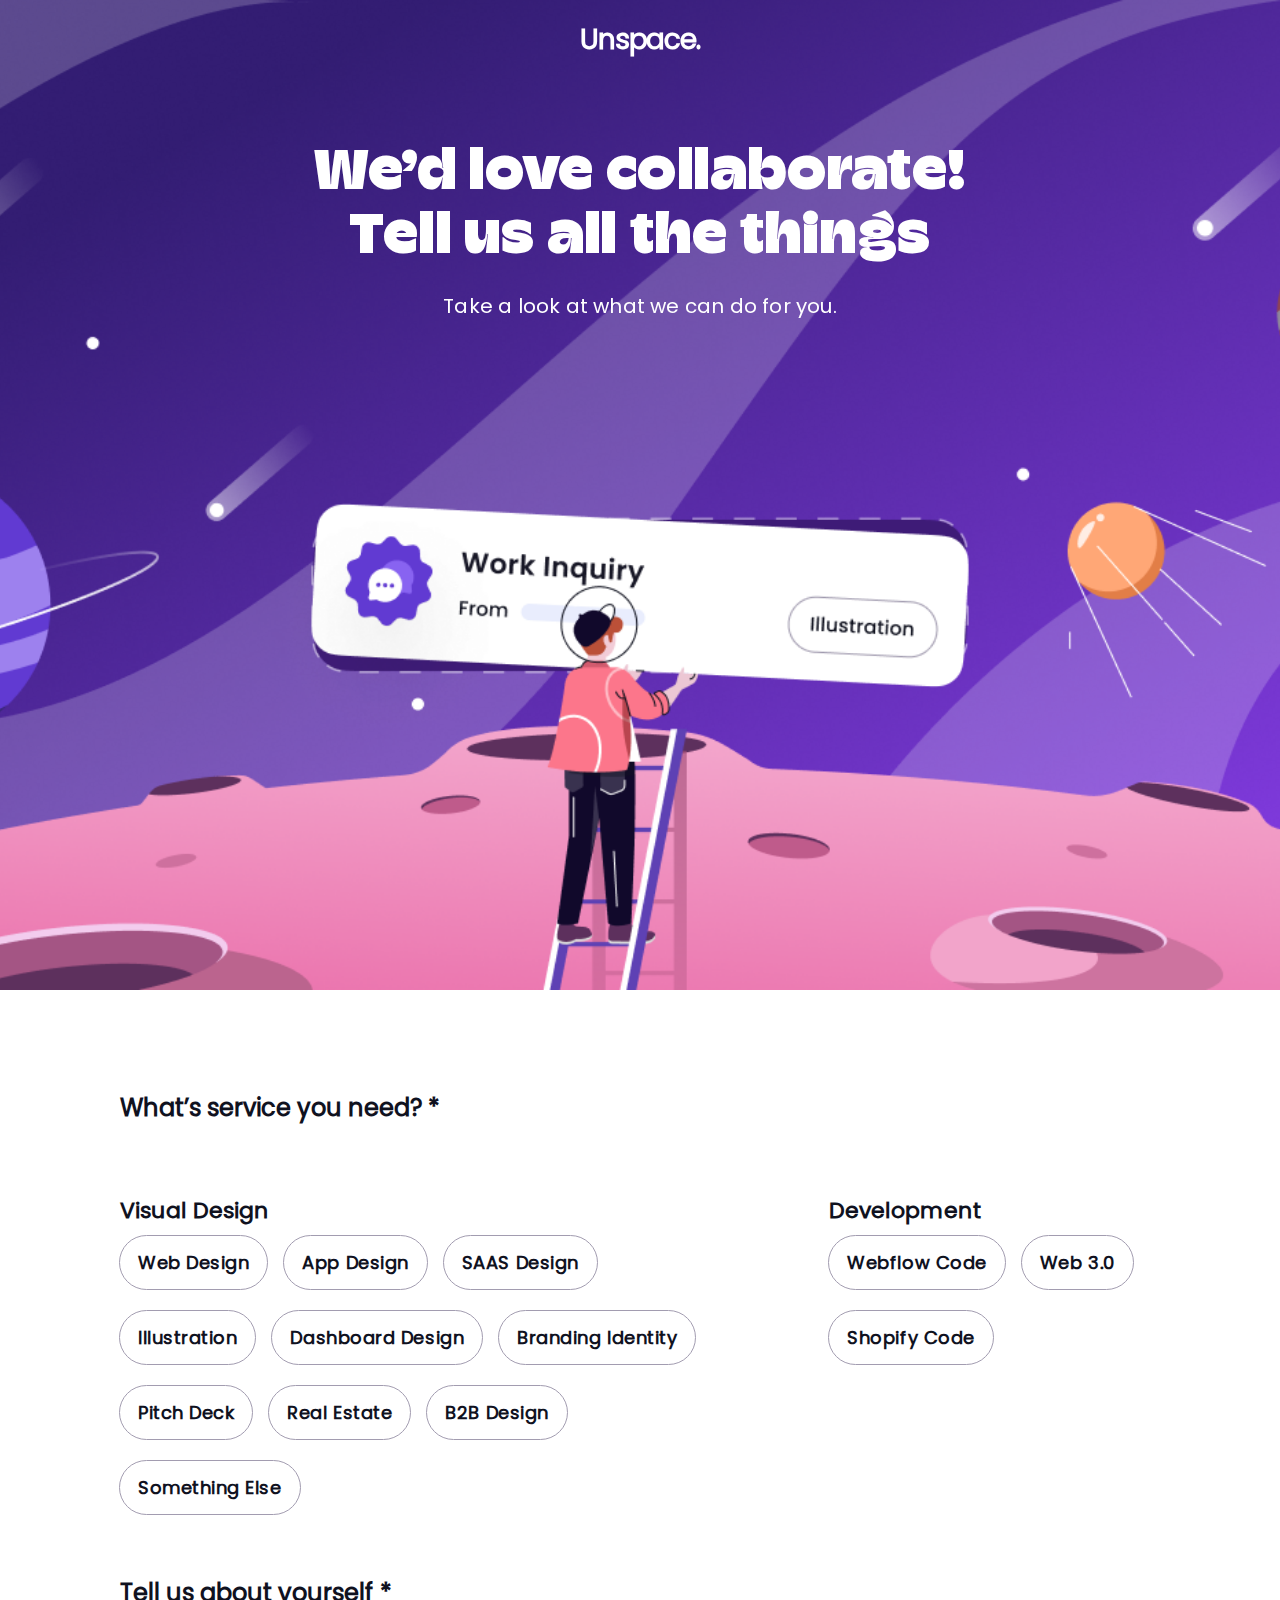
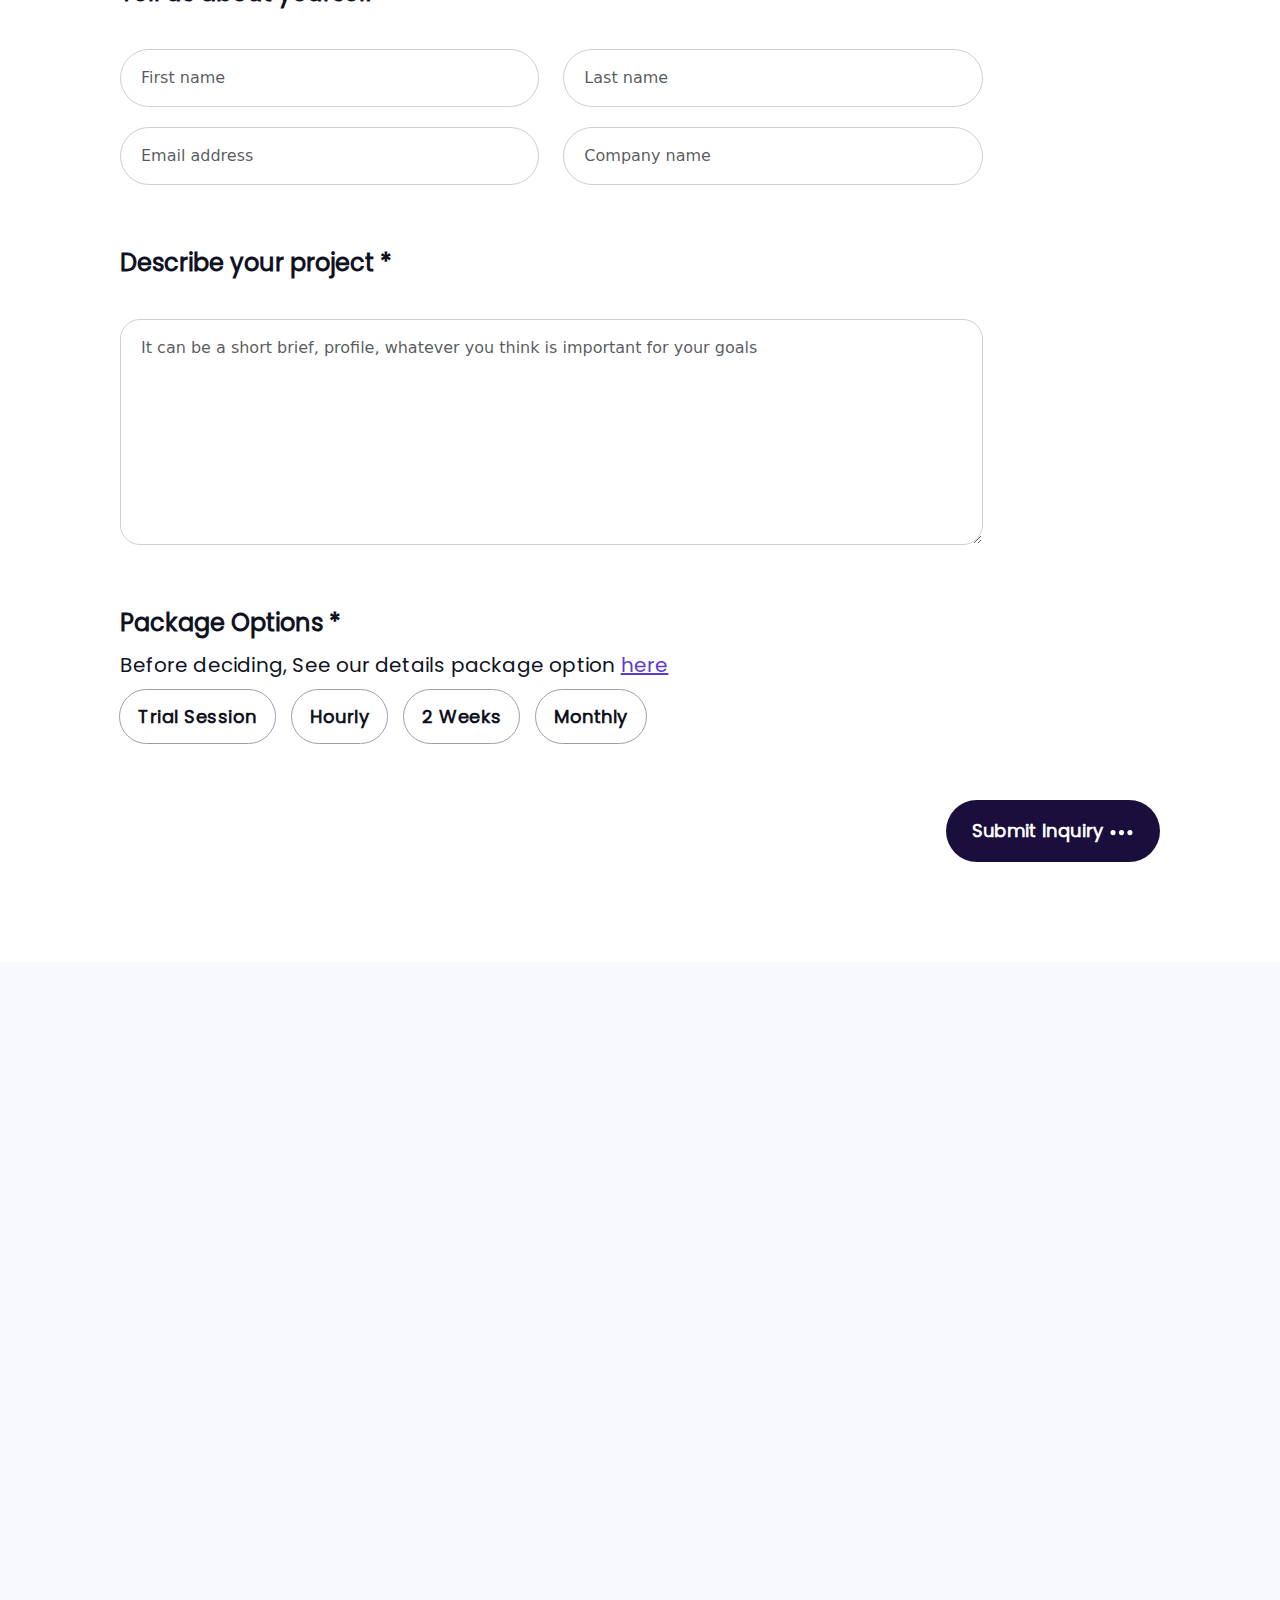
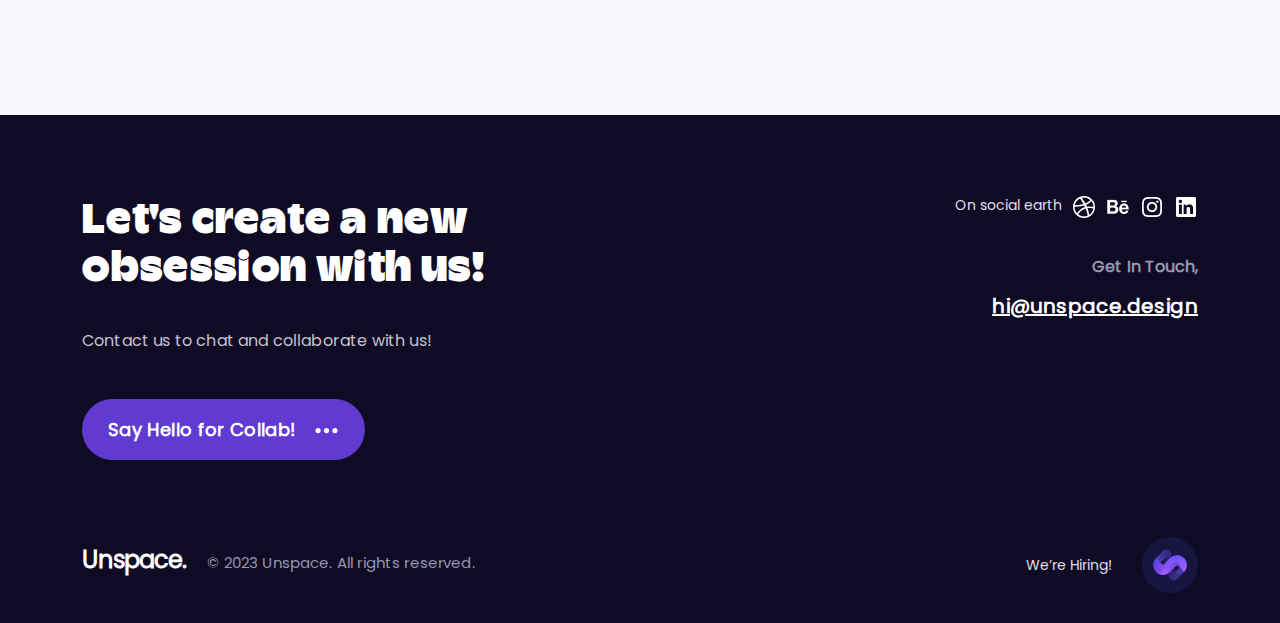
<file: req-quote.html>
<!DOCTYPE html>
<html lang="en">

<head>
    <meta charset="UTF-8">
    <meta name="viewport" content="width=device-width, initial-scale=1.0">
    <meta http-equiv="X-UA-Compatible" content="ie=edge">
    <title>Unspace. | Design Agency, UI/UX, Web Design, Illustration</title>

    <link rel="icon" type="image/x-icon" sizes="16x16 24x24 32x32" href="src/assets/img/favicon-32px.png">

    <link rel="stylesheet" href="https://cdn.jsdelivr.net/npm/bootstrap@5.3.0-alpha2/dist/css/bootstrap.min.css">
    <link href="https://unpkg.com/aos@2.3.1/dist/aos.css" rel="stylesheet">
    <link rel="stylesheet" href="src/css/font.css">

    <link href="src/css/req-quote.css" rel="stylesheet">
    <link href="src/css/navbar.css" rel="stylesheet">
    <link href="src/css/footer.css" rel="stylesheet">
</head>

<body>

    <section id="hero-req-quote" style="background-image: url('src/assets/img/hero-req-bg.png');">
        <!-- Navbar -->
        <nav class="navbar navbar-expand-md fixed-top navbar-fixed-top" data-aos="fade-down">
            <div class="container">
                <a class="navbar-brand" href="index.html">Unspace.</a>
                <button class="navbar-toggler" type="button" data-bs-toggle="modal" data-bs-target="#modalNavbarMobile">
                    <span class="navbar-toggler-icon"
                        style="background-image: url('src/assets/img/navbar-toggler.png')"></span>
                </button>
                <div class="collapse navbar-collapse" id="navbarSupportedContent">
                    <ul class="nav navbar-nav mb-lg-0  mx-auto">
                        <li class="nav-item">
                            <a class="nav-link" href="#service">Service</a>
                        </li>
                        <li class="nav-item">
                            <a class="nav-link" href="#workflow" role="button">Workflow</a>
                        </li>
                        <li class="nav-item">
                            <a class="nav-link" href="#project">Project</a>
                        </li>
                    </ul>
                    <ul class="nav navbar-nav">
                        <li class="nav-item">
                            <a class="nav-link" href="#pricing">Pricing</i></a>
                        </li>
                        <li class="nav-item">
                            <a class="nav-link" href="req-quote.html">Say Hello for Collab!</a>
                        </li>
                    </ul>
                </div>
            </div>
        </nav>

        <div class="container">
            <div class="row">
                <div class="col-md-12">
                    <a href="index.html" class="text-decoration-none">
                        <h3 class="logo text-center" data-aos="fade-down">Unspace.</h3>
                    </a>
                </div>
                <div class="col-md-12">
                    <div id="hero" class="d-flex justify-content-center" data-aos="zoom-in">
                        <div class="top text-center">
                            <h1>We’d love collaborate! <br> Tell us all the things</h1>
                            <span>Take a look at what we can do for you.</span>
                        </div>
                    </div>
                </div>
            </div>
        </div>
    </section>

    <section id="req-quote">
        <div class="container">
            <div class="row">
                <form action="#">
                    <div class="what">
                        <h3>What’s service you need? *</h3>
                        <div class="row desktop">
                            <div class="col-md-8">
                                <div class="form-group">
                                    <h4>Visual Design</h4>

                                    <div class="d-flex">
                                        <div class="input-group">
                                            <input type="checkbox" class="btn-check" id="web-design" autocomplete="off"
                                                value="Web Design" name="service">
                                            <label class="btn btn-outline-secondary" for="web-design">Web Design</label>
                                        </div>

                                        <div class="input-group">
                                            <input type="checkbox" class="btn-check" id="app-design" autocomplete="off"
                                                value="App Design" name="service">
                                            <label class="btn btn-outline-secondary" for="app-design">App Design</label>
                                        </div>

                                        <div class="input-group">
                                            <input type="checkbox" class="btn-check" id="sass-design" autocomplete="off"
                                                value="SAAS Design" name="service">
                                            <label class="btn btn-outline-secondary" for="sass-design">SAAS
                                                Design</label>
                                        </div>
                                    </div>

                                    <div class="d-flex">
                                        <div class="input-group">
                                            <input type="checkbox" class="btn-check" id="illustration"
                                                autocomplete="off" value="Illustration" name="service">
                                            <label class="btn btn-outline-secondary"
                                                for="illustration">Illustration</label>
                                        </div>

                                        <div class="input-group">
                                            <input type="checkbox" class="btn-check" id="dashboard-design"
                                                autocomplete="off" value="Dashboard Design" name="service">
                                            <label class="btn btn-outline-secondary" for="dashboard-design">Dashboard
                                                Design</label>
                                        </div>

                                        <div class="input-group">
                                            <input type="checkbox" class="btn-check" id="branding-edentity"
                                                autocomplete="off" value="Branding Identity" name="service">
                                            <label class="btn btn-outline-secondary" for="branding-edentity">Branding
                                                Identity</label>
                                        </div>
                                    </div>

                                    <div class="d-flex">
                                        <div class="input-group">
                                            <input type="checkbox" class="btn-check" id="pitch-deck" autocomplete="off"
                                                value="Pitch Deck" name="service">
                                            <label class="btn btn-outline-secondary" for="pitch-deck">Pitch Deck</label>
                                        </div>

                                        <div class="input-group">
                                            <input type="checkbox" class="btn-check" id="real-estate" autocomplete="off"
                                                value="Real Estate" name="service">
                                            <label class="btn btn-outline-secondary" for="real-estate">Real
                                                Estate</label>
                                        </div>

                                        <div class="input-group">
                                            <input type="checkbox" class="btn-check" id="b2b-design" autocomplete="off"
                                                value="B2B Design" name="service">
                                            <label class="btn btn-outline-secondary" for="b2b-design">B2B
                                                Design</label>
                                        </div>
                                    </div>

                                    <div class="input-group">
                                        <input type="checkbox" class="btn-check" id="something-else" autocomplete="off"
                                            value="Something Else" name="service">
                                        <label class="btn btn-outline-secondary" for="something-else">Something
                                            Else</label>
                                    </div>
                                </div>
                            </div>
                            <div class="col-md-4">
                                <div class="form-group">
                                    <h4>Development</h4>

                                    <div class="d-flex">
                                        <div class="input-group">
                                            <input type="checkbox" class="btn-check" id="webflow-code"
                                                autocomplete="off" value="Webflow Code" name="service">
                                            <label class="btn btn-outline-secondary" for="webflow-code">Webflow
                                                Code</label>
                                        </div>

                                        <div class="input-group">
                                            <input type="checkbox" class="btn-check" id="web3" autocomplete="off"
                                                value="Web 3.0" name="service">
                                            <label class="btn btn-outline-secondary" for="web3">Web 3.0</label>
                                        </div>
                                    </div>

                                    <div class="d-flex">
                                        <div class="input-group">
                                            <input type="checkbox" class="btn-check" id="shopify-code"
                                                autocomplete="off" value="Shopify Code" name="service">
                                            <label class="btn btn-outline-secondary" for="shopify-code">Shopify
                                                Code</label>
                                        </div>
                                    </div>
                                </div>
                            </div>
                        </div>
                        <div class="row mobile">
                            <div class="col-sm-12 form-group">
                                <div class="d-flex align-items-center justify-content-between">
                                    <h4>Visual Design</h4>
                                    <hr style="width: 50%; height: 1px; background: #A29CB0;">
                                </div>

                                <div class="d-flex">
                                    <div class="input-group">
                                        <input type="checkbox" class="btn-check" id="web-design2" autocomplete="off"
                                            value="Web Design" name="service">
                                        <label class="btn btn-outline-secondary" for="web-design2">Web Design</label>
                                    </div>

                                    <div class="input-group">
                                        <input type="checkbox" class="btn-check" id="app-design2" autocomplete="off"
                                            value="App Design" name="service">
                                        <label class="btn btn-outline-secondary" for="app-design2">App Design</label>
                                    </div>
                                </div>

                                <div class="d-flex">
                                    <div class="input-group">
                                        <input type="checkbox" class="btn-check" id="sass-design2" autocomplete="off"
                                            value="SAAS Design" name="service">
                                        <label class="btn btn-outline-secondary" for="sass-design2">SAAS
                                            Design</label>
                                    </div>

                                    <div class="input-group">
                                        <input type="checkbox" class="btn-check" id="illustration2" autocomplete="off"
                                            value="Illustration" name="service">
                                        <label class="btn btn-outline-secondary"
                                            for="illustration2">Illustration</label>
                                    </div>
                                </div>

                                <div class="d-flex">
                                    <div class="input-group">
                                        <input type="checkbox" class="btn-check" id="dashboard-design2"
                                            autocomplete="off" value="Dashboard Design" name="service">
                                        <label class="btn btn-outline-secondary" for="dashboard-design2">Dashboard
                                            Design</label>
                                    </div>
                                </div>

                                <div class="d-flex">
                                    <div class="input-group">
                                        <input type="checkbox" class="btn-check" id="branding-edentity2"
                                            autocomplete="off" value="Branding Identity" name="service">
                                        <label class="btn btn-outline-secondary" for="branding-edentity2">Branding
                                            Identity</label>
                                    </div>
                                </div>

                                <div class="d-flex">
                                    <div class="input-group">
                                        <input type="checkbox" class="btn-check" id="pitch-deck2" autocomplete="off"
                                            value="Pitch Deck" name="service">
                                        <label class="btn btn-outline-secondary" for="pitch-deck2">Pitch Deck</label>
                                    </div>

                                    <div class="input-group">
                                        <input type="checkbox" class="btn-check" id="real-estate2" autocomplete="off"
                                            value="Real Estate" name="service">
                                        <label class="btn btn-outline-secondary" for="real-estate2">Real
                                            Estate</label>
                                    </div>
                                </div>

                                <div class="d-flex">
                                    <div class="input-group">
                                        <input type="checkbox" class="btn-check" id="b2b-design2" autocomplete="off"
                                            value="B2B Design" name="service">
                                        <label class="btn btn-outline-secondary" for="b2b-design2">B2B Design</label>
                                    </div>

                                    <div class="input-group">
                                        <input type="checkbox" class="btn-check" id="something-else2" autocomplete="off"
                                            value="Something Else" name="service">
                                        <label class="btn btn-outline-secondary" for="something-else2">Something
                                            Else</label>
                                    </div>
                                </div>
                            </div>

                            <div class="col-sm-12 form-group" style="margin-top: 40px;">
                                <div class="d-flex align-items-center justify-content-between">
                                    <h4>Development</h4>
                                    <hr style="width: 50%; height: 1px; background: #A29CB0;">
                                </div>

                                <div class="d-flex">
                                    <div class="input-group">
                                        <input type="checkbox" class="btn-check" id="webflow-code2" autocomplete="off"
                                            value="Webflow Code" name="service">
                                        <label class="btn btn-outline-secondary" for="webflow-code2">Webflow
                                            Code</label>
                                    </div>

                                    <div class="input-group">
                                        <input type="checkbox" class="btn-check" id="web32" autocomplete="off"
                                            value="Web 3.0" name="service">
                                        <label class="btn btn-outline-secondary" for="web32">Web 3.0</label>
                                    </div>
                                </div>

                                <div class="d-flex">
                                    <div class="input-group">
                                        <input type="checkbox" class="btn-check" id="shopify-code2" autocomplete="off"
                                            value="Shopify Code" name="service">
                                        <label class="btn btn-outline-secondary" for="shopify-code2">Shopify
                                            Code</label>
                                    </div>
                                </div>
                            </div>
                        </div>
                    </div>

                    <div class="tell">
                        <h3>Tell us about yourself *</h3>
                        <div class="row">
                            <div class="col-md-10">
                                <div class="row">
                                    <div class="col-md-6">
                                        <div class="form-group">
                                            <input name="firstname" type="text"
                                                class="form-control @error('firstname')is-invalid @enderror"
                                                placeholder="First name">
                                        </div>
                                    </div>
                                    <div class="col-md-6">
                                        <div class="form-group">
                                            <input name="lastname" type="text"
                                                class="form-control @error('lastname')is-invalid @enderror"
                                                placeholder="Last name">
                                        </div>
                                    </div>
                                </div>

                                <div class="row" style="margin-top: 20px;">
                                    <div class="col-md-6">
                                        <div class="form-group">
                                            <input name="email" type="text"
                                                class="form-control @error('email')is-invalid @enderror"
                                                placeholder="Email address">
                                        </div>
                                    </div>
                                    <div class="col-md-6">
                                        <div class="form-group">
                                            <input name="company" type="text"
                                                class="form-control @error('company')is-invalid @enderror"
                                                placeholder="Company name">
                                        </div>
                                    </div>
                                </div>
                            </div>
                        </div>
                    </div>

                    <div class="describe">
                        <h3>Describe your project *</h3>
                        <div class="row">
                            <div class="col-sm-12 col-md-10">
                                <div class="form-group">
                                    <textarea name="describe"
                                        class="form-control @error('describe')is-invalid @enderror"
                                        placeholder="It can be a short brief, profile, whatever you think is important for your goals"
                                        rows="8"></textarea>
                                </div>
                            </div>
                        </div>
                    </div>

                    <div class="package">
                        <h3>Package Options *</h3>
                        <div class="row">
                            <div class="col-sm-12 col-md-10">
                                <div class="form-group">
                                    <h4>Before deciding, See our details package option <a href="#">here</a></h4>

                                    <div class="desktop">
                                        <div class="d-flex">
                                            <div class="input-group">
                                                <input name="package" type="radio" class="btn-check form-check-input"
                                                    id="trial-session" autocomplete="off" value="Trial Session">
                                                <label class="btn btn-outline-secondary" for="trial-session">Trial
                                                    Session</label>
                                            </div>

                                            <div class="input-group">
                                                <input name="package" type="radio" class="btn-check form-check-input"
                                                    id="hourly" autocomplete="off" value="Hourly">
                                                <label class="btn btn-outline-secondary" for="hourly">Hourly</label>
                                            </div>

                                            <div class="input-group">
                                                <input name="package" type="radio" class="btn-check form-check-input"
                                                    id="2weeks" autocomplete="off" value="2 Weeks">
                                                <label class="btn btn-outline-secondary" for="2weeks">2
                                                    Weeks</label>
                                            </div>

                                            <div class="input-group">
                                                <input name="package" type="radio" class="btn-check form-check-input"
                                                    id="monthly" autocomplete="off" value="Monthly">
                                                <label class="btn btn-outline-secondary" for="monthly">Monthly</label>
                                            </div>
                                        </div>
                                    </div>

                                    <div class="mobile">
                                        <div class="d-flex">
                                            <div class="input-group">
                                                <input name="package" name="package" type="checkbox" class="btn-check"
                                                    id="trial-session" autocomplete="off" value="Trial Session">
                                                <label class="btn btn-outline-secondary" for="trial-session">Trial
                                                    Session</label>
                                            </div>

                                            <div class="input-group">
                                                <input name="package" name="package" type="checkbox" class="btn-check"
                                                    id="hourly" autocomplete="off" value="Hourly">
                                                <label class="btn btn-outline-secondary" for="hourly">Hourly</label>
                                            </div>
                                        </div>

                                        <div class="d-flex">
                                            <div class="input-group">
                                                <input name="package" name="package" type="checkbox" class="btn-check"
                                                    id="2weeks" autocomplete="off" value="2 Weeks">
                                                <label class="btn btn-outline-secondary" for="2weeks">2
                                                    Weeks</label>
                                            </div>

                                            <div class="input-group">
                                                <input name="package" name="package" type="checkbox" class="btn-check"
                                                    id="monthly" autocomplete="off" value="Monthly">
                                                <label class="btn btn-outline-secondary" for="monthly">Monthly</label>
                                            </div>
                                        </div>
                                    </div>
                                </div>
                            </div>
                        </div>
                    </div>

                    <div class="row submit">
                        <div class="col-sm-12">
                            <button class="btn btn-submit" type="submit">
                                Submit Inquiry <img src="src/assets/img/hero-dot.svg" alt="">
                            </button>
                        </div>
                    </div>
                </form>
            </div>
        </div>
    </section>

    <section id="look">
        <div class="container">
            <div class="row">
                <div class="col-md-6 left">
                    <div class="top  justify-content-center" data-aos="fade-up">
                        <img src="src/assets/img/people-illustration.png" alt="">
                    </div>
                    <div class="title" data-aos="fade-up">
                        <h1 class="desktop">Look at the things <br> that are on your <br> mind</h1>
                        <h1 class="mobile">Look at the things that are on your mind</h1>
                    </div>
                    <p data-aos="fade-up" data-aos-delay="100">Do you have any question? Get in touch at</p>
                    <a href="mailto:hi@unspace.design" class="btn btn-say-hello" data-aos="fade-up"
                        data-aos-delay="200">
                        hi@unspace.design <img src="src/assets/img/hero-arrow.svg">
                    </a>

                    <div class="bottom" data-aos="fade-up" data-aos-delay="300">
                        <img src="src/assets/img/people-illustration.png" alt="">
                    </div>
                </div>
                <div class="col-md-6">
                    <div class=" bg-none" id="accordionFaq" data-aos="fade-up" data-aos-delay="400">
                        <div class="accordion-item">
                            <h2 class="accordion-header">
                                <button class="accordion-button" type="button" data-bs-toggle="collapse"
                                    data-bs-target="#collapseOne" aria-expanded="true" aria-controls="collapseOne">
                                    Where I can see your portfolio?
                                </button>
                            </h2>
                            <div id="collapseOne" class="accordion-collapse collapse show"
                                data-bs-parent="#accordionFaq">
                                <div class="accordion-body">
                                    You can see our portfolio on <a href="https://dribbble.com/unspaceteam"
                                        class="text-decoration-underline text-dark" target="_blank">Dribbble</a> or <a
                                        href="https://www.behance.net/unspaceteam"
                                        class="text-decoration-underline text-dark" target="_blank">Behance</a>
                                </div>
                            </div>
                        </div>
                        <div class="accordion-item">
                            <h2 class="accordion-header">
                                <button class="accordion-button collapsed" type="button" data-bs-toggle="collapse"
                                    data-bs-target="#collapseTwo" aria-expanded="false" aria-controls="collapseTwo">
                                    How do you keep the communication during the project?
                                </button>
                            </h2>
                            <div id="collapseTwo" class="accordion-collapse collapse" data-bs-parent="#accordionFaq">
                                <div class="accordion-body">
                                    To maintain communication throughout the project, it is important to establish
                                    regular check-ins, use mutually agreed-upon chat platforms, encourage open
                                    communication, clarify roles and responsibilities, and document communications.
                                </div>
                            </div>
                        </div>
                        <div class="accordion-item">
                            <h2 class="accordion-header">
                                <button class="accordion-button collapsed" type="button" data-bs-toggle="collapse"
                                    data-bs-target="#collapseThree" aria-expanded="false" aria-controls="collapseThree">
                                    How much does my project cost and how long it take?
                                </button>
                            </h2>
                            <div id="collapseThree" class="accordion-collapse collapse" data-bs-parent="#accordionFaq">
                                <div class="accordion-body">
                                    We offer a range of packages for our services, which allows our clients to choose
                                    the one that best suits their needs and budget. We understand that every client is
                                    unique and has different requirements, and we want to provide flexible options that
                                    can accommodate those needs.
                                </div>
                            </div>
                        </div>
                        <div class="accordion-item">
                            <h2 class="accordion-header">
                                <button class="accordion-button collapsed" type="button" data-bs-toggle="collapse"
                                    data-bs-target="#collapseFour" aria-expanded="false" aria-controls="collapseFour">
                                    How many hours of work will you give me?
                                </button>
                            </h2>
                            <div id="collapseFour" class="accordion-collapse collapse" data-bs-parent="#accordionFaq">
                                <div class="accordion-body">
                                    Our standard work schedule is 7 hours per day.
                                </div>
                            </div>
                        </div>
                        <div class="accordion-item">
                            <h2 class="accordion-header">
                                <button class="accordion-button collapsed" type="button" data-bs-toggle="collapse"
                                    data-bs-target="#collapseFive" aria-expanded="false" aria-controls="collapseFive">
                                    Will you publish my project as your portfolio?
                                </button>
                            </h2>
                            <div id="collapseFive" class="accordion-collapse collapse" data-bs-parent="#accordionFaq">
                                <div class="accordion-body">
                                    As a professional, it is important to respect the wishes and permissions of our
                                    clients. If I am working on a project and it requires publication or sharing with
                                    others, I will always make sure to obtain the necessary permissions and approvals
                                    from the client before doing so. This includes permissions related to
                                    confidentiality, intellectual property, and other legal considerations.
                                </div>
                            </div>
                        </div>
                        <div class="accordion-item">
                            <h2 class="accordion-header">
                                <button class="accordion-button collapsed" type="button" data-bs-toggle="collapse"
                                    data-bs-target="#collapseSix" aria-expanded="false" aria-controls="collapseSix">
                                    What’s the payment system for first moment?
                                </button>
                            </h2>
                            <div id="collapseSix" class="accordion-collapse collapse" data-bs-parent="#accordionFaq">
                                <div class="accordion-body">
                                    We use a DP (Down Payment) system for first payment. This means that when a client
                                    engages us for a project, we require a down payment to be made before we begin work.
                                    This is a common practice in the industry and helps us to ensure that our time and
                                    resources are being used efficiently.
                                </div>
                            </div>
                        </div>
                    </div>

                    <div class="bottom-faq text-center">
                        <p data-aos="fade-up" data-aos-delay="100">Do you have any question? Get in touch at</p>
                        <a href="mailto:hi@unspace.design" class="btn btn-say-hello" data-aos="fade-up"
                            data-aos-delay="200">
                            hi@unspace.design <img src="src/assets/img/hero-arrow.svg">
                        </a>
                    </div>
                </div>
            </div>
        </div>
    </section>

    <!-- Footer -->
    <footer id="footer">
        <div class="container">
            <div class="row justify-content-between">
                <div class="col-md-6">
                    <div class="title">
                        <h1>Let's create a new obsession with us!</h1>
                    </div>
                    <p>Contact us to chat and collaborate with us!</p>
                    <a href="req-quote.html" class="btn btn-say-hello">
                        Say Hello for Collab! <img src="src/assets/img/hero-dot.svg">
                    </a>
                </div>
                <div class="col-md-6">
                    <ul class="nav justify-content-end social">
                        <li class="nav-item ">
                            <a class="nav-link" href="#">On social earth</a>
                        </li>
                        <li class="nav-item">
                            <a class="nav-link" href="https://dribbble.com/unspaceteam" target="_blank">
                                <img src="src/assets/img/dreble-icon.png">
                            </a>
                        </li>
                        <li class="nav-item">
                            <a class="nav-link" href="https://www.behance.net/unspaceteam" target="_blank">
                                <img src="src/assets/img/behance-icon.png">
                            </a>
                        </li>
                        <li class="nav-item">
                            <a class="nav-link" href="https://www.instagram.com/unspaceteam" target="_blank">
                                <img src="src/assets/img/instagram-icon.png">
                            </a>
                        </li>
                        <li class="nav-item">
                            <a class="nav-link" href="https://www.linkedin.com/company/unspaceteam" target="_blank">
                                <img src="src/assets/img/linkedin-icon.png">
                            </a>
                        </li>
                    </ul>

                    <div class="mail-to">
                        <p>Get In Touch,</p>
                        <a href="mailto:hi@unspace.design">hi@unspace.design</a>
                    </div>
                </div>
            </div>
            <div class="row align-items-center copyright">
                <div class="col-sm-8 col-md-6 left">
                    <h3>
                        Unspace.
                        <span>© 2023 Unspace. All rights reserved.</span>
                    </h3>
                </div>
                <div class="col-sm-4 col-md-6 d-flex justify-content-end align-items-center right">
                    <a href="#">We’re Hiring!</a>
                    <img src="src/assets/img/unspace-logo.png" alt="">
                </div>
            </div>
        </div>
    </footer>

    <script src="https://cdn.jsdelivr.net/npm/bootstrap@5.3.0-alpha2/dist/js/bootstrap.bundle.min.js"></script>
    <script src="https://unpkg.com/aos@2.3.1/dist/aos.js"></script>
    <script>
        AOS.init();
    </script>
    <script src="src/assets/js/jquery.min.js"></script>
    <script src="src/assets/js/navbar-scroll.js"></script>
</body>

</html>
</file>
<file: src/css/font.css>
@font-face{font-family:Poppins;font-style:normal;font-weight:400;src:url(/src/fonts/Poppins-Regular.ttf?4211496d0e075ffe7c2f8d080391c661)}@font-face{font-family:Champ;font-style:normal;font-weight:900;src:url(/src/fonts/Champ-Black.ttf?b8c37db8817697c37306fab993d1c037)}

/*# sourceMappingURL=font.css.map*/
</file>
<file: src/css/req-quote.css>
#hero-req-quote{background-position:50%;background-size:cover;height:110vh;-o-object-fit:cover;object-fit:cover;-o-object-position:center;object-position:center;position:relative;width:100%}#hero-req-quote .navbar{display:none}#hero-req-quote .logo{color:#fff;font-family:Poppins;font-size:28px;font-weight:700;letter-spacing:-.04em;line-height:42px;padding-bottom:19px;padding-top:19px}#hero-req-quote #hero{padding-top:50px}#hero-req-quote #hero .top{padding-left:10px;padding-right:10px;width:-moz-max-content;width:max-content}#hero-req-quote #hero .top h1{color:#fff;font-family:Champ;font-size:56px;font-weight:900;letter-spacing:.02em;line-height:64px;margin-bottom:24px;text-align:center}#hero-req-quote #hero .top span{color:#fff;font-family:Poppins;font-size:20px;font-weight:400;letter-spacing:.01em;line-height:32px;text-align:center}#req-quote{padding-bottom:100px;padding-top:100px}#req-quote form{padding-left:50px;padding-right:50px}#req-quote form h3{color:#10121f;font-family:Poppins;font-size:24px;font-weight:600;line-height:36px;padding-bottom:30px}#req-quote form h4{color:#10121f;font-size:22px;font-weight:600;line-height:33px;margin-top:30px}#req-quote form .what .mobile{display:none}#req-quote form .what .form-group{font-family:Poppins;margin-top:30px}#req-quote form .what .form-group .d-flex{margin-bottom:20px}#req-quote form .what .form-group .d-flex:last-child(){margin-bottom:0}#req-quote form .what .form-group .d-flex .input-group{width:-moz-max-content;width:max-content}#req-quote form .what .form-group .d-flex .input-group:nth-child(2){margin-left:16px;margin-right:16px}#req-quote form .what .form-group .btn-check:checked+.btn{background:#613ad2;color:#fff}#req-quote form .what .form-group .btn-outline-secondary{border:1px solid #a29cb0;border-radius:40px;color:#10121f;font-size:18px;font-weight:700;letter-spacing:.03em;line-height:25px;padding:14px 18px}#req-quote form .tell{padding-top:60px}#req-quote form .tell .form-control{background:#fff;border:1px solid #cfcdd5;border-radius:30px;outline:none;padding:16px 20px}#req-quote form .describe{padding-top:60px}#req-quote form .describe .form-control{background:#fff;border:1px solid #cfcdd5;border-radius:20px;outline:none;padding:16px 20px}#req-quote form .package{padding-top:60px}#req-quote form .package .mobile{display:none}#req-quote form .package h3{margin-bottom:0;padding-bottom:0}#req-quote form .package h4{color:#10121f;font-family:Poppins;font-size:20px;font-weight:400;letter-spacing:.01em;line-height:32px;margin-top:8px;text-align:start}#req-quote form .package h4 a{color:#613ad2;text-decoration:underline}#req-quote form .package .form-group{font-family:Poppins}#req-quote form .package .form-group .d-flex:last-child(){margin-bottom:0}#req-quote form .package .form-group .d-flex .input-group{width:-moz-max-content;width:max-content}#req-quote form .package .form-group .d-flex .input-group:nth-child(2),#req-quote form .package .form-group .d-flex .input-group:nth-child(3),#req-quote form .package .form-group .d-flex .input-group:nth-child(4){margin-left:16px}#req-quote form .package .form-group .btn-check:checked+.btn{background:#613ad2;color:#fff}#req-quote form .package .form-group .btn-outline-secondary{border:1px solid #a29cb0;border-radius:40px;color:#10121f;font-size:18px;font-weight:700;letter-spacing:.03em;line-height:25px;padding:14px 18px}#req-quote form .submit .col-sm-12{text-align:end}#req-quote form .submit .col-sm-12 .btn-submit{background:#1a0e3c;border-radius:40px;color:#fff;font-family:Poppins;font-size:18px;font-weight:700;letter-spacing:.02em;line-height:27px;margin-top:56px;padding:16px 25px}#look{background-color:#f7f9ff;padding-bottom:95px;padding-top:120px}#look .left .top{display:none}#look .left .title h1{color:#10121f;font-family:Champ;font-size:48px;font-weight:900;letter-spacing:.02em;line-height:60px}#look .left .title .mobile{display:none}#look .left .bottom{position:absolute}#look .left .bottom img{margin-left:150px;margin-top:-10px;z-index:-1}#look .left p{color:#10121f;font-family:Poppins;font-size:20px;font-weight:400;letter-spacing:.01em;line-height:32px;padding-bottom:30px;padding-top:30px}#look .left .btn-say-hello{border:1px solid #613ad2;border-radius:40px;color:#613ad2;font-family:Poppins;font-size:18px;font-weight:700;letter-spacing:.02em;line-height:27px;padding:16px 25px;text-decoration-line:underline}#look .accordion-item{border:none}#look .accordion-item .accordion-button{border:none;border-bottom:1px solid #cfcdd4;box-shadow:none;color:#18162d;font-family:Poppins;font-size:18px;font-weight:600;line-height:26px;padding:24px 0;transition:.3s ease-in}#look .accordion-item .accordion-button:not(.collapsed){border-bottom:none;transition:.3s ease-out}#look .accordion-item .accordion-button:not(.collapsed):after{background-image:url(/src/images/arrow-circle-up.png?6f4f545ffc879de2309110d55627bb5b);transform:rotate(1turn)}#look .accordion-item .accordion-button:focus{border-color:none;box-shadow:none;outline:0;z-index:3}#look .accordion-item .accordion-button:after{background-image:url(/src/images/arrow-circle-down.png?32ec7b647c28e3735ce8992941c2db08);background-repeat:no-repeat;background-size:32px;content:"";flex-shrink:0;height:32px;margin-left:auto;transition:transform .2s ease-in-out;width:32px}#look .accordion-item .accordion-body{border-bottom:1px solid #cfcdd4;color:#676977;font-family:Poppins;font-size:16px;font-weight:400;letter-spacing:.01em;line-height:24px;padding-bottom:20px;padding-top:8px;transition:.3s ease-in-out}#look .bottom-faq{display:none}@media (width:320px){#hero-req-quote{background-size:100% 100%;height:115vh}}@media (width:360px){#hero-req-quote{background-size:100% 100%;height:120vh!important}}@media (width:375px){#hero-req-quote{background-size:100% 100%;height:115vh}}@media (max-width:389px){.px-5{padding-left:unset!important;padding-right:unset!important}#hero-req-quote{background-image:url(/src/images/bg-req-responsive.png?a35dc2f0ec9ec9478305f4ce35d38d6d)!important;background-size:100% 100%;height:110vh}#hero-req-quote .logo{display:none}#hero-req-quote #hero{padding-top:120px}#hero-req-quote #hero .top{border:none}#hero-req-quote #hero .top h1{font-size:38px;line-height:40px}#hero-req-quote #hero .top span{font-size:18px;line-height:24px}#req-quote{padding-bottom:50px;padding-top:50px}#req-quote form{padding-left:20px;padding-right:20px}#req-quote form .what .desktop{display:none}#req-quote form .what .mobile{display:block}#req-quote form .what h3{font-size:20px;line-height:30px;margin-bottom:0;padding-bottom:24px}#req-quote form .what h4{font-size:18px;line-height:27px;margin-top:0}#req-quote form .what .form-group{margin-top:0}#req-quote form .what .form-group .btn-outline-secondary{font-size:14px;line-height:20px}#req-quote form .tell{padding-top:30px}#req-quote form .tell h3{font-size:20px;line-height:30px;margin-bottom:0;padding-bottom:24px}#req-quote form .tell .form-group{margin-bottom:16px}#req-quote form .tell .col-md-10 .row:last-child{margin-top:0!important}#req-quote form .describe{padding-top:34px}#req-quote form .describe h3{font-size:20px;line-height:30px;margin-bottom:0;padding-bottom:24px}#req-quote form .package{padding-top:50px}#req-quote form .package .desktop{display:none}#req-quote form .package .mobile{display:block}#req-quote form .package .mobile .d-flex:last-child{margin-top:16px}#req-quote form .package h3{font-size:20px;line-height:30px}#req-quote form .package h4{font-size:16px;line-height:24px;margin-bottom:24px;margin-top:10px}#req-quote form .package .form-group .btn-outline-secondary{font-size:14px;line-height:20px}#req-quote form .submit .col-sm-12 .btn-submit{font-size:16px;margin-top:40px;padding:14px 18px;width:100%}#look{padding-bottom:50px;padding-top:30px}#look .left .title h1{font-size:28px;line-height:30px;padding-top:28px}#look .left p{display:none;font-size:16px;line-height:24px;margin-bottom:0;padding-bottom:40px;padding-top:24px}#look .left a{display:none}#look .left .top{display:block;margin-top:-20px}#look .left .top img{max-width:100%}#look .desktop,#look .left .bottom img{display:none}#look .mobile{display:block!important;margin-bottom:40px}#look .accordion-item .accordion-button{font-size:15px}#look .accordion-item .accordion-body{font-size:14px;line-height:20px}#look .bottom-faq{display:block;padding-top:40px}#look .bottom-faq p{color:#10121f;font-family:Poppins;font-size:16px;font-weight:400;letter-spacing:.01em;line-height:24px;margin-bottom:0;padding-bottom:40px;padding-top:24px}#look .bottom-faq a{border:1px solid #613ad2;border-radius:40px;color:#613ad2;font-family:Poppins;font-size:18px;font-weight:700;letter-spacing:.02em;line-height:27px;padding:16px 25px;text-decoration-line:underline}}@media (width:393px){#hero-req-quote{background-size:100% 100vh;height:100vh!important}}@media (width:411px){#hero-req-quote{background-size:100% 100%;height:100vh!important}}@media (min-width:412px) and (max-width:414px){#hero-req-quote{background-size:100% 100vh;height:100vh!important}}@media (width:390px){#hero-req-quote{background-size:100% 100%;height:100vh!important}}@media (width:428px){#hero-req-quote{background-size:100% 100%;height:100vh!important}}@media (min-width:390px) and (max-width:574px){.px-5{padding-left:unset!important;padding-right:unset!important}#hero-req-quote{background-image:url(/src/images/bg-req-responsive.png?a35dc2f0ec9ec9478305f4ce35d38d6d)!important;height:135vh}#hero-req-quote .logo{display:none}#hero-req-quote #hero{padding-top:120px}#hero-req-quote #hero .top{border:none}#hero-req-quote #hero .top h1{font-size:42px;line-height:44px}#hero-req-quote #hero .top span{font-size:16px;line-height:24px}#req-quote{padding-bottom:50px;padding-top:50px}#req-quote form{padding-left:20px;padding-right:20px}#req-quote form .what .desktop{display:none}#req-quote form .what .mobile{display:block}#req-quote form .what h3{font-size:20px;line-height:30px;margin-bottom:0;padding-bottom:24px}#req-quote form .what h4{font-size:18px;line-height:27px;margin-top:0}#req-quote form .what .form-group{margin-top:0}#req-quote form .what .form-group .btn-outline-secondary{font-size:16px;line-height:24px}#req-quote form .tell{padding-top:30px}#req-quote form .tell h3{font-size:20px;line-height:30px;margin-bottom:0;padding-bottom:24px}#req-quote form .tell .form-group{margin-bottom:16px}#req-quote form .tell .col-md-10 .row:last-child{margin-top:0!important}#req-quote form .describe{padding-top:34px}#req-quote form .describe h3{font-size:20px;line-height:30px;margin-bottom:0;padding-bottom:24px}#req-quote form .package{padding-top:50px}#req-quote form .package .desktop{display:none}#req-quote form .package .mobile{display:block}#req-quote form .package .mobile .d-flex:last-child{margin-top:16px}#req-quote form .package h3{font-size:20px;line-height:30px}#req-quote form .package h4{font-size:16px;line-height:24px;margin-bottom:24px;margin-top:10px}#req-quote form .submit .col-sm-12 .btn-submit{margin-top:40px;width:100%}#look{padding-bottom:50px;padding-top:30px}#look .left .title h1{font-size:30px;line-height:40px;padding-top:28px}#look .left p{display:none;font-size:16px;line-height:24px;margin-bottom:0;padding-bottom:40px;padding-top:24px}#look .left a{display:none}#look .left .top{display:block;margin-top:-20px}#look .desktop,#look .left .bottom img{display:none}#look .mobile{display:block!important;margin-bottom:40px}#look .accordion-item .accordion-button{font-size:17px}#look .bottom-faq{display:block;padding-top:40px}#look .bottom-faq p{color:#10121f;font-family:Poppins;font-size:16px;font-weight:400;letter-spacing:.01em;line-height:24px;margin-bottom:0;padding-bottom:40px;padding-top:24px}#look .bottom-faq a{border:1px solid #613ad2;border-radius:40px;color:#613ad2;font-family:Poppins;font-size:18px;font-weight:700;letter-spacing:.02em;line-height:27px;padding:16px 25px;text-decoration-line:underline}}@media (min-width:575px) and (max-width:767px){.px-5{padding-left:unset!important;padding-right:unset!important}#hero-req-quote .navbar{display:block;padding-bottom:20px;padding-top:20px}#hero-req-quote .logo{display:none}#hero-req-quote #hero{padding-top:130px}#hero-req-quote #hero .top{border:none}#hero-req-quote #hero .top h1{font-size:42px;line-height:44px}#hero-req-quote #hero .top span{font-size:16px;line-height:24px}#req-quote{padding-bottom:50px;padding-top:50px}#req-quote form{padding-left:20px;padding-right:20px}#req-quote form .what .desktop{display:none}#req-quote form .what .mobile{display:block}#req-quote form .what h3{font-size:20px;line-height:30px;margin-bottom:0;padding-bottom:24px}#req-quote form .what h4{font-size:18px;line-height:27px;margin-top:0}#req-quote form .what .form-group{margin-top:0}#req-quote form .what .form-group .btn-outline-secondary{font-size:16px;line-height:24px}#req-quote form .tell{padding-top:30px}#req-quote form .tell h3{font-size:20px;line-height:30px;margin-bottom:0;padding-bottom:24px}#req-quote form .tell .form-group{margin-bottom:16px}#req-quote form .tell .col-md-10 .row:last-child{margin-top:0!important}#req-quote form .describe{padding-top:34px}#req-quote form .describe h3{font-size:20px;line-height:30px;margin-bottom:0;padding-bottom:24px}#req-quote form .package{padding-top:50px}#req-quote form .package .desktop{display:none}#req-quote form .package .mobile{display:block}#req-quote form .package .mobile .d-flex:last-child{margin-top:16px}#req-quote form .package h3{font-size:20px;line-height:30px}#req-quote form .package h4{font-size:16px;line-height:24px;margin-bottom:24px;margin-top:10px}#req-quote form .submit .col-sm-12 .btn-submit{margin-top:40px;width:100%}#look{padding-bottom:50px;padding-top:30px}#look .left .title h1{font-size:40px;line-height:40px;padding-top:40px}#look .left p{display:none;font-size:16px;line-height:24px;margin-bottom:0;padding-bottom:40px;padding-top:24px}#look .left a{display:none}#look .left .top{display:flex;margin-top:-20px}#look .desktop,#look .left .bottom img{display:none}#look .mobile{display:block!important;margin-bottom:40px}#look .accordion-item .accordion-button{font-size:17px}#look .bottom-faq{display:block;padding-top:40px}#look .bottom-faq p{color:#10121f;font-family:Poppins;font-size:16px;font-weight:400;letter-spacing:.01em;line-height:24px;margin-bottom:0;padding-bottom:40px;padding-top:24px}#look .bottom-faq a{border:1px solid #613ad2;border-radius:40px;color:#613ad2;font-family:Poppins;font-size:18px;font-weight:700;letter-spacing:.02em;line-height:27px;padding:16px 25px;text-decoration-line:underline}}@media (width:600px){#hero-req-quote{background-size:200% 100%;min-height:100vh}}@media (width:768px){#hero-req-quote{background-size:100% cover;height:100vh!important}#hero-req-quote #hero{padding-top:250px!important}}@media (width:800px){#hero-req-quote{height:70vh!important}#hero-req-quote #hero{padding-top:250px!important}}@media (min-width:820px) and (max-width:834px){#hero-req-quote{background-size:100% cover;height:100vh!important}#hero-req-quote #hero{padding-top:250px!important}}@media (min-width:768px) and (max-width:991px){.px-5{padding-left:unset!important;padding-right:unset!important}#hero-req-quote .navbar{display:block;padding-bottom:20px;padding-top:20px}#hero-req-quote .logo{display:none}#hero-req-quote #hero{padding-top:130px}#hero-req-quote #hero .top{border:none}#hero-req-quote #hero .top h1{font-size:42px;line-height:44px}#hero-req-quote #hero .top span{font-size:16px;line-height:24px}#req-quote{padding-bottom:50px;padding-top:50px}#req-quote form{padding-left:20px;padding-right:20px}#req-quote form .what .desktop{display:none}#req-quote form .what .mobile{display:block}#req-quote form .what h3{font-size:20px;line-height:30px;margin-bottom:0;padding-bottom:24px}#req-quote form .what h4{font-size:18px;line-height:27px;margin-top:0}#req-quote form .what .form-group{margin-top:0}#req-quote form .what .form-group .btn-outline-secondary{font-size:16px;line-height:24px}#req-quote form .tell{padding-top:30px}#req-quote form .tell h3{font-size:20px;line-height:30px;margin-bottom:0;padding-bottom:24px}#req-quote form .tell .form-group{margin-bottom:16px}#req-quote form .tell .col-md-10 .row:last-child{margin-top:0!important}#req-quote form .describe{padding-top:34px}#req-quote form .describe h3{font-size:20px;line-height:30px;margin-bottom:0;padding-bottom:24px}#req-quote form .package{padding-top:50px}#req-quote form .package .desktop{display:none}#req-quote form .package .mobile{display:block}#req-quote form .package .mobile .d-flex:last-child{margin-top:16px}#req-quote form .package h3{font-size:20px;line-height:30px}#req-quote form .package h4{font-size:16px;line-height:24px;margin-bottom:24px;margin-top:10px}#req-quote form .submit .col-sm-12 .btn-submit{margin-top:40px;width:100%}#look{padding-bottom:50px;padding-top:30px}#look .left .title h1{font-size:34px;line-height:40px;padding-top:32px}#look .left p{display:none;font-size:15px;line-height:24px;margin-bottom:0;padding-bottom:40px;padding-top:24px}#look .left a{display:block}#look .left .top{margin-top:-20px}#look .left .bottom img{margin-left:0}#look .desktop{display:block}#look .mobile{display:none}#look .accordion-item .accordion-button{font-size:17px}#look .bottom-faq{display:block;padding-top:40px}#look .bottom-faq p{color:#10121f;font-family:Poppins;font-size:16px;font-weight:400;letter-spacing:.01em;line-height:24px;margin-bottom:0;padding-bottom:40px;padding-top:24px}#look .bottom-faq a{border:1px solid #613ad2;border-radius:40px;color:#613ad2;font-family:Poppins;font-size:18px;font-weight:700;letter-spacing:.02em;line-height:27px;padding:16px 25px;text-decoration-line:underline}}@media (width:1024px){#hero-req-quote{background-size:200% 100%;height:80vh}}@media (min-width:992px) and (max-width:1199px){#hero-req-quote #hero .top h1{font-size:38px;line-height:40px;margin-bottom:16px}#hero-req-quote #hero .top span{font-size:18px;line-height:28px}#req-quote form .what .form-group .btn-outline-secondary{font-size:14px;line-height:18px}#req-quote form .package h4{font-size:16px;line-height:22px}#req-quote form .package .form-group .btn-outline-secondary{font-size:14px;line-height:18px}#req-quote form .submit .col-sm-12 .btn-submit{font-size:16px;line-height:22px;padding:14px 22px}#look .left .title h1{font-size:36px;line-height:40px}#look .left p{font-size:18px;line-height:26px;margin-bottom:0;padding-bottom:20px;padding-left:0;padding-right:0}#look .left .bottom img{margin-left:100px;margin-top:0}}@media (min-width:1440px){#hero-req-quote{height:100vh}}

/*# sourceMappingURL=req-quote.css.map*/
</file>
<file: src/css/navbar.css>
.navbar{background:transparent;font-family:Poppins;width:100%}.navbar .navbar-brand{color:#fff;font-size:26px;font-weight:700;letter-spacing:-.04em;line-height:39px}.navbar .navbar-toggler{border:none}.navbar .navbar-toggler:focus{box-shadow:none}.navbar .navbar-nav .nav-item{font-size:16px;font-weight:500;line-height:24px}.navbar .navbar-nav .nav-item .nav-link{color:#fff}.navbar-fixed-top.scrolled{-webkit-backdrop-filter:blur(20px);backdrop-filter:blur(20px);background:linear-gradient(99.48deg,rgba(16,18,31,.7) 38.93%,rgba(49,29,105,.7) 98.87%);transition:.2s linear}#modalNavbarMobile .modal-dialog-scrollable{margin:0}#modalNavbarMobile .modal-dialog-scrollable .modal-content{-webkit-backdrop-filter:blur(20px);backdrop-filter:blur(20px);background:linear-gradient(99.48deg,rgba(16,18,31,.7) 38.93%,rgba(49,29,105,.7) 98.87%);border:none;border-radius:0;min-height:100vh}#modalNavbarMobile .modal-dialog-scrollable .modal-content .modal-header{border-bottom:none;padding:20px}#modalNavbarMobile .modal-dialog-scrollable .modal-content .modal-header .btn-close{background:url(/src/images/icon-close.png?e37d2781ed8833dc200eec49b01d06e7);background-repeat:no-repeat;border-radius:unset;height:20px;margin:unset;opacity:unset;padding:unset;width:20px}#modalNavbarMobile .modal-dialog-scrollable .modal-content .modal-header h1{color:#fff;font-family:Poppins;font-size:26px;font-weight:700;letter-spacing:-.04em;line-height:39px}#modalNavbarMobile .modal-dialog-scrollable .modal-content .modal-body{padding:20px}#modalNavbarMobile .modal-dialog-scrollable .modal-content .modal-body div .nav:last-child{margin-top:50px}#modalNavbarMobile .modal-dialog-scrollable .modal-content .modal-body div .nav:last-child .nav-link:last-child{font-weight:700}#modalNavbarMobile .modal-dialog-scrollable .modal-content .modal-body div .nav .nav-link{border-bottom:1px solid #9985b3;color:#fff;font-family:Poppins;font-size:24px;font-weight:500;line-height:36px;padding:0 0 16px}#modalNavbarMobile .modal-dialog-scrollable .modal-content .modal-body div .nav .nav-link:first-child{padding-top:20px}#modalNavbarMobile .modal-dialog-scrollable .modal-content .modal-body div .nav .nav-link:not(:first-child){padding-top:16px}#modalNavbarMobile .modal-dialog-scrollable .modal-content .modal-body #bottom{padding-top:80px}#modalNavbarMobile .modal-dialog-scrollable .modal-content .modal-body #bottom span{color:#e0dfea;font-family:Poppins;font-size:16px;font-weight:400;letter-spacing:.01em;line-height:16px}#modalNavbarMobile .modal-dialog-scrollable .modal-content .modal-body #bottom .d-flex{margin-top:16px}#modalNavbarMobile .modal-dialog-scrollable .modal-content .modal-body #bottom .d-flex a{margin-right:17px}#modalNavbarMobile .modal-dialog-scrollable .modal-content .modal-body .mail-to{margin-top:30px}#modalNavbarMobile .modal-dialog-scrollable .modal-content .modal-body .mail-to p{color:#9896ae;font-family:Poppins;font-size:16px;font-weight:500;line-height:16px;margin-bottom:10px}#modalNavbarMobile .modal-dialog-scrollable .modal-content .modal-body .mail-to a{color:#fff;font-family:Poppins;font-size:16px;font-weight:700;letter-spacing:.02em;line-height:24px;text-decoration-line:underline}@media (max-width:574px){#hero-req-quote .navbar{display:block}#hero-req-quote .navbar .navbar{height:80px;padding-bottom:0!important;padding-top:0!important}#hero-req-quote .navbar .navbar .navbar-nav .nav-item .nav-link{font-family:Poppins;font-size:24px;font-style:normal;font-weight:500;line-height:36px}#hero-req-quote .navbar .navbar .container{padding:20px}#hero-req-quote .navbar .navbar .container .navbar-brand,#hero-req-quote .navbar .navbar .container .navbar-toggler{padding-bottom:20px;padding-top:20px}}@media (min-width:575px) and (max-width:767px){.navbar{height:80px;padding-bottom:0;padding-top:0}.navbar .nav-link{font-family:Poppins;font-size:24px;font-style:normal;font-weight:500;line-height:36px}}@media (min-width:678px) and (max-width:991px){.navbar{height:80px;padding-bottom:0;padding-top:0}.navbar .nav-link{font-family:Poppins;font-size:16px;font-style:normal;font-weight:500;line-height:24px}}

/*# sourceMappingURL=navbar.css.map*/
</file>
<file: src/css/footer.css>
#footer{background:#0f0b25;padding-top:80px;position:relative}#footer .title{color:#fff;font-family:Champ;font-size:40px;font-weight:900;letter-spacing:.02em;line-height:47px}#footer p{color:#c3c2cf;font-family:Poppins;font-size:16px;font-weight:400;letter-spacing:.01em;line-height:24px;padding-bottom:30px;padding-top:30px}#footer .btn-say-hello{background:#613ad2;border-radius:40px;color:#fff;font-family:Poppins;font-size:18px;font-weight:700;gap:12px;letter-spacing:.02em;line-height:27px;padding:16px 25px}#footer .btn-say-hello img{margin-left:12px}#footer .nav{margin-bottom:24px}#footer .nav .nav-item .nav-link{color:#e0dfea;font-family:Poppins;font-size:14px;font-weight:400;line-height:21px}#footer .menu .nav-link{padding:0 20px}#footer .menu .nav-link:last-child{padding-right:0}#footer .social .nav-link{padding:0 10px}#footer .social .nav-link:last-child{padding-right:0}#footer .mail-to{margin-top:40px;text-align:right}#footer .mail-to p{color:#9896ae;font-family:Poppins;font-size:16px;font-weight:600;line-height:16px;padding-bottom:0;padding-top:0}#footer .mail-to a{color:#fff;font-family:Poppins;font-size:20px;font-weight:700;letter-spacing:.02em;line-height:30px;text-decoration-line:underline}#footer .copyright{padding-bottom:30px;padding-top:77px}#footer .copyright .left h3{color:#fff;font-family:Poppins;font-size:24px;font-weight:700;letter-spacing:-.04em;line-height:26px}#footer .copyright .left h3 span{color:#9896ae;font-size:15px;font-weight:400;letter-spacing:.01em;line-height:24px;margin-left:16px}#footer .copyright .right a{color:#e0dfea;font-family:Poppins;font-size:14px;font-weight:400;line-height:21px;text-decoration:none}#footer .copyright .right img{margin-left:30px}@media (min-width:320px) and (max-width:574px){#footer{padding-top:50px}#footer .title{letter-spacing:.03em;line-height:34px}#footer .title h1,#footer p{margin-bottom:0}#footer p{padding-bottom:20px;padding-top:20px}#footer .btn-say-hello{align-items:center;display:flex;font-size:16px;justify-content:center;line-height:19px}#footer .btn-say-hello img{margin-left:0}#footer .menu{display:none}#footer .social{justify-content:start!important;padding-top:30px}#footer .social .nav-item:first-child{margin-bottom:14px;width:100%}#footer .mail-to{margin-top:0;text-align:left}#footer .mail-to a{font-size:16px;line-height:24px}#footer .copyright{padding-top:40px}#footer .copyright .left h3{margin-bottom:0}#footer .copyright .left h3 span{display:block;font-size:14px;line-height:24px;margin-left:0;margin-top:16px}#footer .copyright .right a{margin-top:-100px}#footer .copyright .right img{display:none}}@media (min-width:575px) and (max-width:767px){#footer{padding-top:50px}#footer .title{letter-spacing:.03em;line-height:34px}#footer .title h1,#footer p{margin-bottom:0}#footer p{padding-bottom:20px;padding-top:20px}#footer .btn-say-hello{align-items:center;display:flex;font-size:16px;justify-content:center;line-height:19px}#footer .btn-say-hello img{margin-left:0}#footer .menu{display:none}#footer .social{justify-content:start!important;padding-top:30px}#footer .social .nav-item:first-child{margin-bottom:14px;width:100%}#footer .mail-to{margin-top:0;text-align:left}#footer .mail-to a{font-size:16px;line-height:24px}#footer .copyright{padding-top:40px}#footer .copyright .left h3{margin-bottom:0}#footer .copyright .left h3 span{display:block;font-size:14px;line-height:24px;margin-left:0;margin-top:16px}#footer .copyright .right a{margin-top:-40px}#footer .copyright .right img{display:none}}@media (min-width:768px) and (max-width:991px){#footer{padding-top:50px}#footer .title{font-size:16px;letter-spacing:.03em;line-height:18px}#footer .title h1,#footer p{margin-bottom:0}#footer p{font-size:15px;padding-bottom:20px;padding-top:20px}#footer .btn-say-hello{align-items:center;display:flex;font-size:16px;justify-content:center;line-height:19px}#footer .btn-say-hello img{margin-left:0}#footer .menu{display:none}#footer .social{padding-top:30px}#footer .social .nav-item{text-align:right}#footer .social .nav-item:first-child{margin-bottom:14px;width:100%}#footer .mail-to{margin-top:0;text-align:right}#footer .mail-to a{font-size:16px;line-height:24px}#footer .copyright{padding-top:40px}#footer .copyright .left h3{margin-bottom:0}#footer .copyright .left h3 span{display:block;font-size:14px;line-height:24px;margin-left:0;margin-top:16px}#footer .copyright .right a{margin-top:-40px}#footer .copyright .right img{display:none}}

/*# sourceMappingURL=footer.css.map*/
</file>
